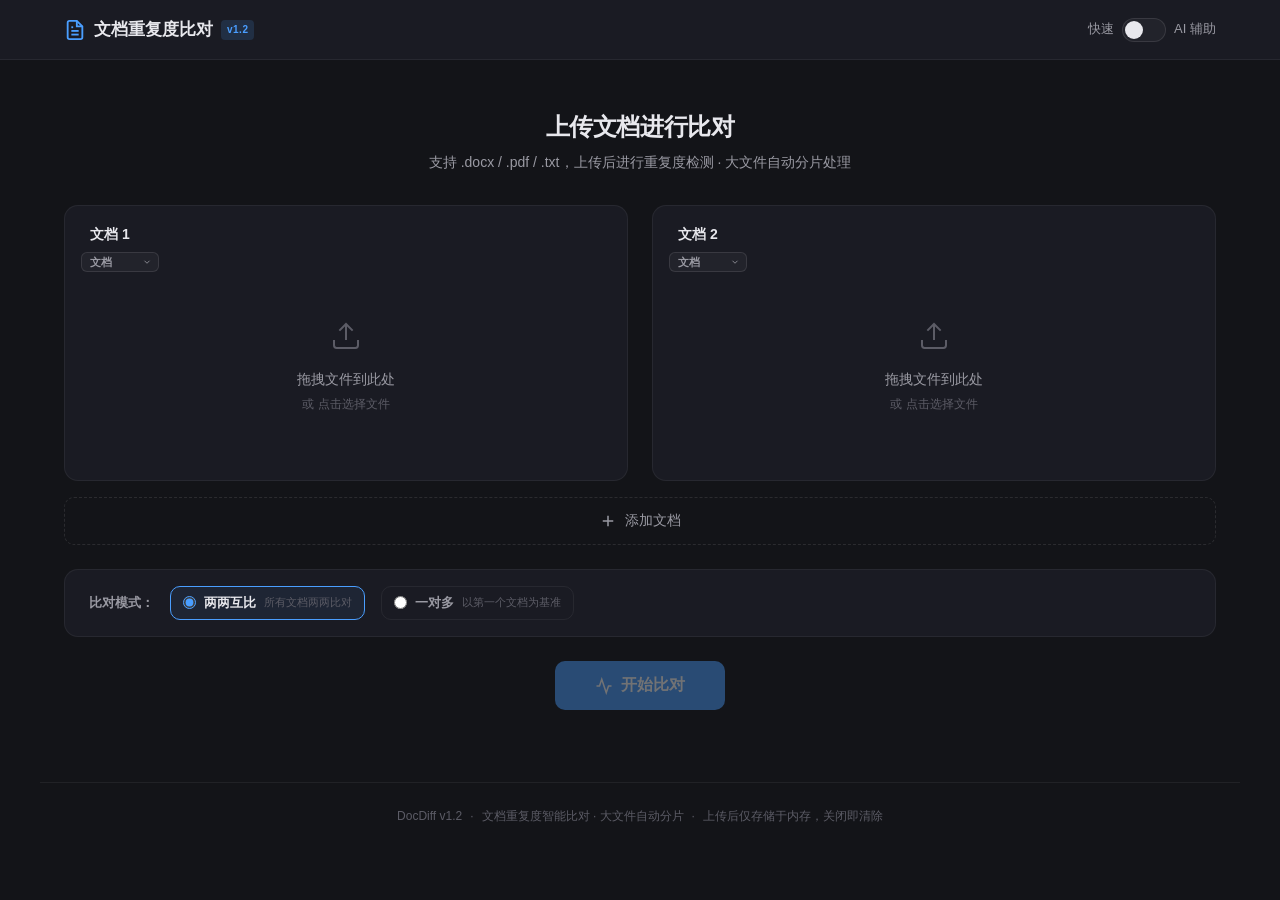
<file: templates/index.html>
<!DOCTYPE html>
<html lang="zh-CN">
<head>
  <meta charset="UTF-8">
  <meta name="viewport" content="width=device-width, initial-scale=1.0">
  <title>文档重复度比对工具 — DocDiff</title>
  <link rel="stylesheet" href="/static/css/style.css">
</head>
<body>

  <header class="header">
    <div class="header-inner">
      <div class="brand">
        <svg class="brand-icon" viewBox="0 0 24 24" fill="none" stroke="currentColor" stroke-width="2">
          <path d="M14 2H6a2 2 0 0 0-2 2v16a2 2 0 0 0 2 2h12a2 2 0 0 0 2-2V8z"/>
          <polyline points="14 2 14 8 20 8"/>
          <line x1="16" y1="13" x2="8" y2="13"/>
          <line x1="16" y1="17" x2="8" y2="17"/>
          <polyline points="10 9 9 9 8 9"/>
        </svg>
        <span class="brand-text">文档重复度比对</span>
        <span class="version-badge">v1.2</span>
      </div>
      <div class="mode-toggle-wrap">
        <span class="mode-label">快速</span>
        <label class="toggle">
          <input type="checkbox" id="modeToggle">
          <span class="toggle-track"><span class="toggle-thumb"></span></span>
        </label>
        <span class="mode-label">AI 辅助</span>
      </div>
    </div>
  </header>

  <main class="main">

    <!-- Upload Section -->
    <section id="uploadSection" class="upload-section">
      <div class="section-title">
        <h2>上传文档进行比对</h2>
        <p>支持 .docx / .pdf / .txt，上传后进行重复度检测 · 大文件自动分片处理</p>
      </div>

      <!-- Document Upload Grid -->
      <div class="doc-upload-grid" id="docUploadGrid">
        <!-- Rendered by JS -->
      </div>

      <div class="upload-actions">
        <button class="btn btn-outline btn-add" id="addDocBtn">
          <svg viewBox="0 0 24 24" fill="none" stroke="currentColor" stroke-width="2" class="btn-icon-svg">
            <line x1="12" y1="5" x2="12" y2="19"/><line x1="5" y1="12" x2="19" y2="12"/>
          </svg>
          添加文档
        </button>
      </div>

      <!-- Compare Mode -->
      <div class="compare-mode-bar">
        <span class="compare-mode-label">比对模式：</span>
        <label class="radio-label">
          <input type="radio" name="compareMode" value="pairwise" checked>
          <span class="radio-text">两两互比</span>
          <span class="radio-hint">所有文档两两比对</span>
        </label>
        <label class="radio-label">
          <input type="radio" name="compareMode" value="one_to_many">
          <span class="radio-text">一对多</span>
          <span class="radio-hint">以第一个文档为基准</span>
        </label>
      </div>

      <!-- AI Config -->
      <div id="aiConfig" class="ai-config hidden">
        <div class="config-card">
          <div class="config-field" style="flex:none;width:100%">
            <div id="aiKeyStatus" class="ai-key-status">
              <span class="status-icon">●</span>
              <span class="status-text">正在检查 API Key 配置…</span>
            </div>
          </div>
        </div>
      </div>

      <!-- Compare Button -->
      <div class="action-bar">
        <button class="btn btn-primary btn-compare" id="compareBtn" disabled>
          <svg viewBox="0 0 24 24" fill="none" stroke="currentColor" stroke-width="2" class="btn-icon-svg">
            <polyline points="22 12 18 12 15 21 9 3 6 12 2 12"/>
          </svg>
          开始比对
        </button>
      </div>

      <!-- Progress -->
      <div id="progressBar" class="progress-wrap hidden">
        <div class="progress-track">
          <div class="progress-fill" id="progressFill"></div>
        </div>
        <p class="progress-text" id="progressText">正在分析…</p>
      </div>
    </section>

    <!-- Results Section -->
    <section id="resultsSection" class="results-section hidden">

      <div id="filterSummary" class="filter-summary hidden">
        <h3>AI 过滤结果</h3>
        <p class="filter-subtitle">已自动识别并过滤以下类型的招标要求（不参与实质内容比对）</p>
        <div class="filter-grid" id="filterGrid"></div>
      </div>

      <h3>比对结果</h3>
      <div class="summary-cards" id="summaryCards"></div>

      <div class="detail-section" id="detailSection">
        <div class="detail-tabs" id="detailTabs"></div>
        <div class="detail-content" id="detailContent"></div>
      </div>

      <div class="results-actions">
        <button class="btn btn-outline" id="exportPdfBtn">
          <svg viewBox="0 0 24 24" fill="none" stroke="currentColor" stroke-width="2" class="btn-icon-svg">
            <path d="M14 2H6a2 2 0 0 0-2 2v16a2 2 0 0 0 2 2h12a2 2 0 0 0 2-2V8z"/>
            <polyline points="14 2 14 8 20 8"/>
            <line x1="12" y1="18" x2="12" y2="12"/>
            <polyline points="9 15 12 12 15 15"/>
          </svg>
          导出 PDF
        </button>
        <button class="btn btn-outline" id="exportDocxBtn">
          <svg viewBox="0 0 24 24" fill="none" stroke="currentColor" stroke-width="2" class="btn-icon-svg">
            <path d="M14 2H6a2 2 0 0 0-2 2v16a2 2 0 0 0 2 2h12a2 2 0 0 0 2-2V8z"/>
            <polyline points="14 2 14 8 20 8"/>
            <line x1="16" y1="13" x2="8" y2="13"/>
            <line x1="16" y1="17" x2="8" y2="17"/>
          </svg>
          导出 DOCX
        </button>
        <button class="btn btn-outline" id="resetBtn">
          <svg viewBox="0 0 24 24" fill="none" stroke="currentColor" stroke-width="2" class="btn-icon-svg">
            <polyline points="23 4 23 10 17 10"/>
            <path d="M20.49 15a9 9 0 1 1-2.12-9.36L23 10"/>
          </svg>
          重新比对
        </button>
      </div>
    </section>

  </main>

  <footer class="footer">
    <span>DocDiff v1.2</span>
    <span>·</span>
    <span>文档重复度智能比对 · 大文件自动分片</span>
    <span>·</span>
    <span>上传后仅存储于内存，关闭即清除</span>
  </footer>

  <script src="/static/js/app.js"></script>
</body>
</html>
</file>
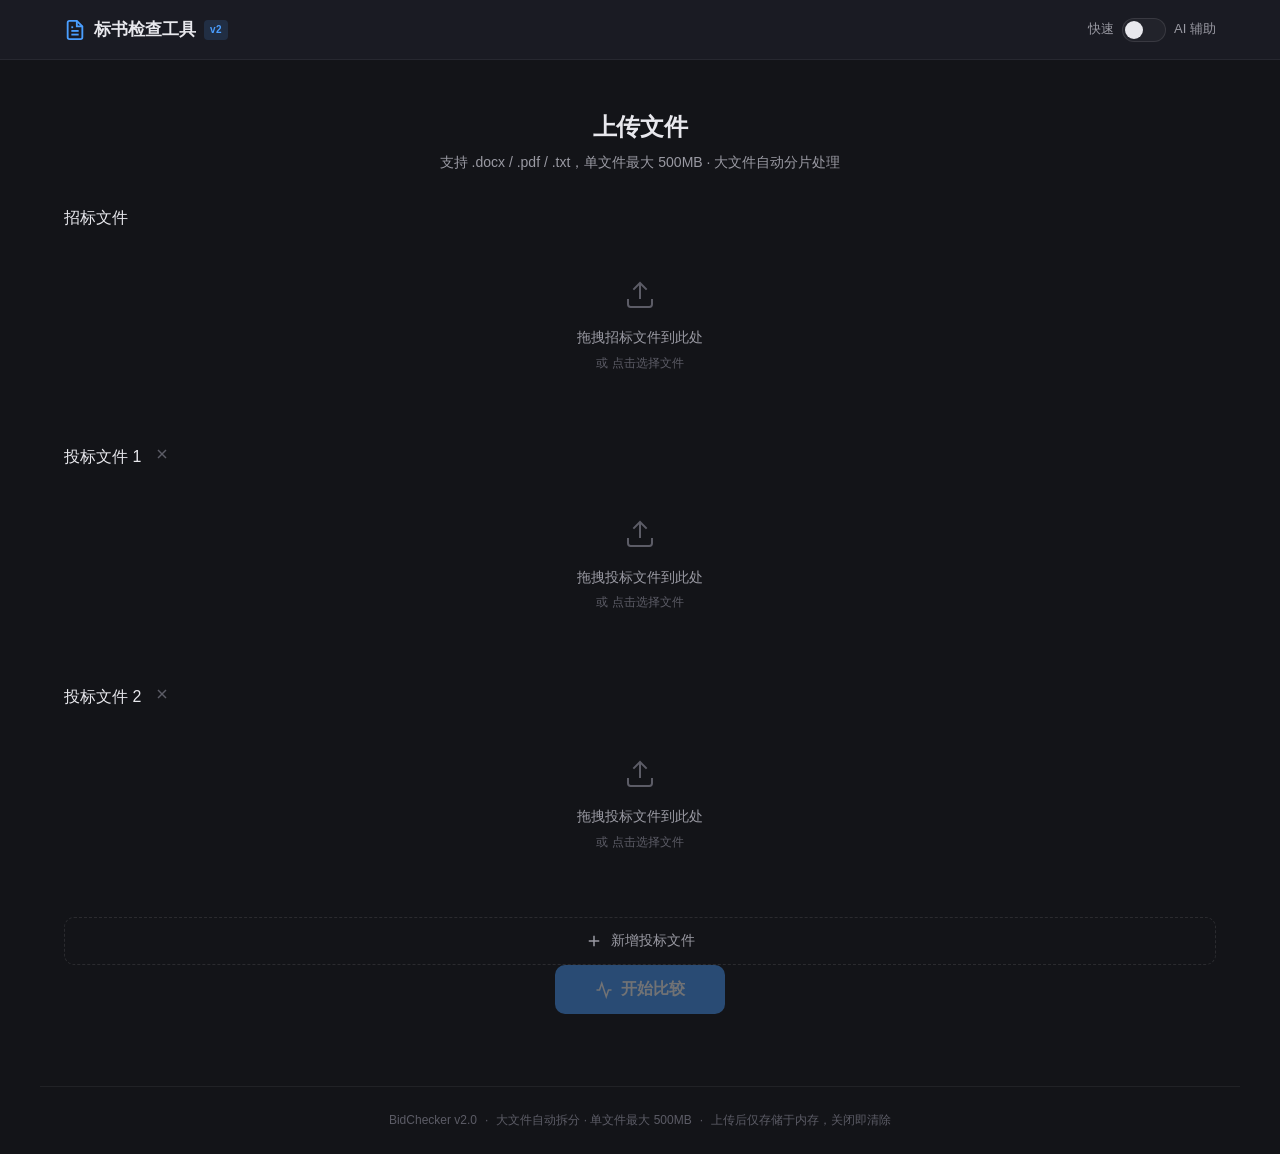
<file: bid-checker/templates/index.html>
<!DOCTYPE html>
<html lang="zh-CN">
<head>
  <meta charset="UTF-8">
  <meta name="viewport" content="width=device-width, initial-scale=1.0">
  <title>标书检查工具 — BidChecker</title>
  <link rel="stylesheet" href="/static/css/style.css">
</head>
<body>

  <header class="header">
    <div class="header-inner">
      <div class="brand">
        <svg class="brand-icon" viewBox="0 0 24 24" fill="none" stroke="currentColor" stroke-width="2">
          <path d="M14 2H6a2 2 0 0 0-2 2v16a2 2 0 0 0 2 2h12a2 2 0 0 0 2-2V8z"/>
          <polyline points="14 2 14 8 20 8"/>
          <line x1="16" y1="13" x2="8" y2="13"/>
          <line x1="16" y1="17" x2="8" y2="17"/>
          <polyline points="10 9 9 9 8 9"/>
        </svg>
        <span class="brand-text">标书检查工具</span>
        <span class="version-badge">v2</span>
      </div>
      <div class="mode-toggle-wrap">
        <span class="mode-label">快速</span>
        <label class="toggle">
          <input type="checkbox" id="modeToggle">
          <span class="toggle-track"><span class="toggle-thumb"></span></span>
        </label>
        <span class="mode-label">AI 辅助</span>
      </div>
    </div>
  </header>

  <main class="main">

    <!-- Upload Section -->
    <section id="uploadSection" class="upload-section">
      <div class="section-title">
        <h2>上传文件</h2>
        <p>支持 .docx / .pdf / .txt，单文件最大 500MB · 大文件自动分片处理</p>
      </div>

      <div class="upload-grid">
        <!-- Tender Upload -->
        <div class="upload-card tender-card">
          <div class="upload-card-header">
            <span class="badge badge-primary">招标文件</span>
          </div>
          <div class="drop-zone" id="tenderDropZone">
            <div class="drop-zone-content">
              <svg class="drop-icon" viewBox="0 0 24 24" fill="none" stroke="currentColor" stroke-width="1.5">
                <path d="M21 15v4a2 2 0 0 1-2 2H5a2 2 0 0 1-2-2v-4"/>
                <polyline points="17 8 12 3 7 8"/>
                <line x1="12" y1="3" x2="12" y2="15"/>
              </svg>
              <p>拖拽招标文件到此处</p>
              <span class="drop-hint">或 点击选择文件</span>
            </div>
            <input type="file" class="file-input" accept=".docx,.pdf,.txt" data-doc-type="tender" hidden>
          </div>
          <div class="file-status" id="tenderStatus"></div>
        </div>

        <!-- Bid Uploads -->
        <div id="bidList" class="bid-list">
          <div class="upload-card bid-card" data-bid-index="0">
            <div class="upload-card-header">
              <span class="badge badge-bid">投标文件 1</span>
              <button class="btn-icon btn-remove" title="移除" data-remove="0" aria-label="移除投标文件 1">
                <svg viewBox="0 0 24 24" fill="none" stroke="currentColor" stroke-width="2" aria-hidden="true">
                  <line x1="18" y1="6" x2="6" y2="18"/><line x1="6" y1="6" x2="18" y2="18"/>
                </svg>
              </button>
            </div>
            <div class="drop-zone bid-drop-zone" data-bid-index="0">
              <div class="drop-zone-content">
                <svg class="drop-icon" viewBox="0 0 24 24" fill="none" stroke="currentColor" stroke-width="1.5">
                  <path d="M21 15v4a2 2 0 0 1-2 2H5a2 2 0 0 1-2-2v-4"/>
                  <polyline points="17 8 12 3 7 8"/>
                  <line x1="12" y1="3" x2="12" y2="15"/>
                </svg>
                <p>拖拽投标文件到此处</p>
                <span class="drop-hint">或 点击选择文件</span>
              </div>
              <input type="file" class="file-input" accept=".docx,.pdf,.txt" data-doc-type="bid" data-bid-index="0" hidden>
            </div>
            <div class="file-status" id="bidStatus-0"></div>
          </div>

          <div class="upload-card bid-card" data-bid-index="1">
            <div class="upload-card-header">
              <span class="badge badge-bid">投标文件 2</span>
              <button class="btn-icon btn-remove" title="移除" data-remove="1" aria-label="移除投标文件 2">
                <svg viewBox="0 0 24 24" fill="none" stroke="currentColor" stroke-width="2" aria-hidden="true">
                  <line x1="18" y1="6" x2="6" y2="18"/><line x1="6" y1="6" x2="18" y2="18"/>
                </svg>
              </button>
            </div>
            <div class="drop-zone bid-drop-zone" data-bid-index="1">
              <div class="drop-zone-content">
                <svg class="drop-icon" viewBox="0 0 24 24" fill="none" stroke="currentColor" stroke-width="1.5">
                  <path d="M21 15v4a2 2 0 0 1-2 2H5a2 2 0 0 1-2-2v-4"/>
                  <polyline points="17 8 12 3 7 8"/>
                  <line x1="12" y1="3" x2="12" y2="15"/>
                </svg>
                <p>拖拽投标文件到此处</p>
                <span class="drop-hint">或 点击选择文件</span>
              </div>
              <input type="file" class="file-input" accept=".docx,.pdf,.txt" data-doc-type="bid" data-bid-index="1" hidden>
            </div>
            <div class="file-status" id="bidStatus-1"></div>
          </div>
        </div>
      </div>

      <button class="btn btn-outline btn-add" id="addBidBtn">
        <svg viewBox="0 0 24 24" fill="none" stroke="currentColor" stroke-width="2" class="btn-icon-svg">
          <line x1="12" y1="5" x2="12" y2="19"/><line x1="5" y1="12" x2="19" y2="12"/>
        </svg>
        新增投标文件
      </button>

      <!-- AI Config -->
      <div id="aiConfig" class="ai-config hidden">
        <div class="config-card">
          <div class="config-field">
            <label for="apiKeyInput">API Key</label>
            <div class="input-wrap">
              <input type="password" id="apiKeyInput" placeholder="sk-..." autocomplete="off">
              <button class="btn-icon btn-toggle-vis" id="toggleApiKeyVis" aria-label="切换 API Key 可见性">
                <svg viewBox="0 0 24 24" fill="none" stroke="currentColor" stroke-width="2">
                  <path d="M1 12s4-8 11-8 11 8 11 8-4 8-11 8-11-8-11-8z"/>
                  <circle cx="12" cy="12" r="3"/>
                </svg>
              </button>
            </div>
          </div>
          <div class="config-field">
            <label for="modelSelect">模型</label>
            <select id="modelSelect" class="select">
              <option value="gpt-4o">gpt-4o</option>
              <option value="gpt-4o-mini">gpt-4o-mini</option>
              <option value="gpt-4-turbo">gpt-4-turbo</option>
            </select>
          </div>
          <div class="config-field">
            <label for="baseUrlInput">API 地址 (可选)</label>
            <input type="text" id="baseUrlInput" placeholder="https://api.openai.com/v1" class="input">
          </div>
        </div>
      </div>

      <!-- Compare Button -->
      <div class="action-bar">
        <button class="btn btn-primary btn-compare" id="compareBtn" disabled>
          <svg viewBox="0 0 24 24" fill="none" stroke="currentColor" stroke-width="2" class="btn-icon-svg">
            <polyline points="22 12 18 12 15 21 9 3 6 12 2 12"/>
          </svg>
          开始比较
        </button>
      </div>

      <!-- Progress -->
      <div id="progressBar" class="progress-wrap hidden">
        <div class="progress-track">
          <div class="progress-fill" id="progressFill"></div>
        </div>
        <p class="progress-text" id="progressText">正在分析…</p>
      </div>
    </section>

    <!-- Results Section -->
    <section id="resultsSection" class="results-section hidden">

      <div id="filterSummary" class="filter-summary hidden">
        <h3>AI 过滤结果</h3>
        <p class="filter-subtitle">已自动识别并过滤以下类型的招标要求（不参与实质内容比对）</p>
        <div class="filter-grid" id="filterGrid"></div>
      </div>

      <h3>比对结果</h3>
      <div class="summary-cards" id="summaryCards"></div>

      <div class="detail-section" id="detailSection">
        <div class="detail-tabs" id="detailTabs"></div>
        <div class="detail-content" id="detailContent"></div>
      </div>

      <div class="results-actions">
        <button class="btn btn-outline" id="resetBtn">
          <svg viewBox="0 0 24 24" fill="none" stroke="currentColor" stroke-width="2" class="btn-icon-svg">
            <polyline points="23 4 23 10 17 10"/>
            <path d="M20.49 15a9 9 0 1 1-2.12-9.36L23 10"/>
          </svg>
          重新比较
        </button>
      </div>
    </section>

  </main>

  <footer class="footer">
    <span>BidChecker v2.0</span>
    <span>·</span>
    <span>大文件自动拆分 · 单文件最大 500MB</span>
    <span>·</span>
    <span>上传后仅存储于内存，关闭即清除</span>
  </footer>

  <script src="/static/js/app.js"></script>
</body>
</html>
</file>
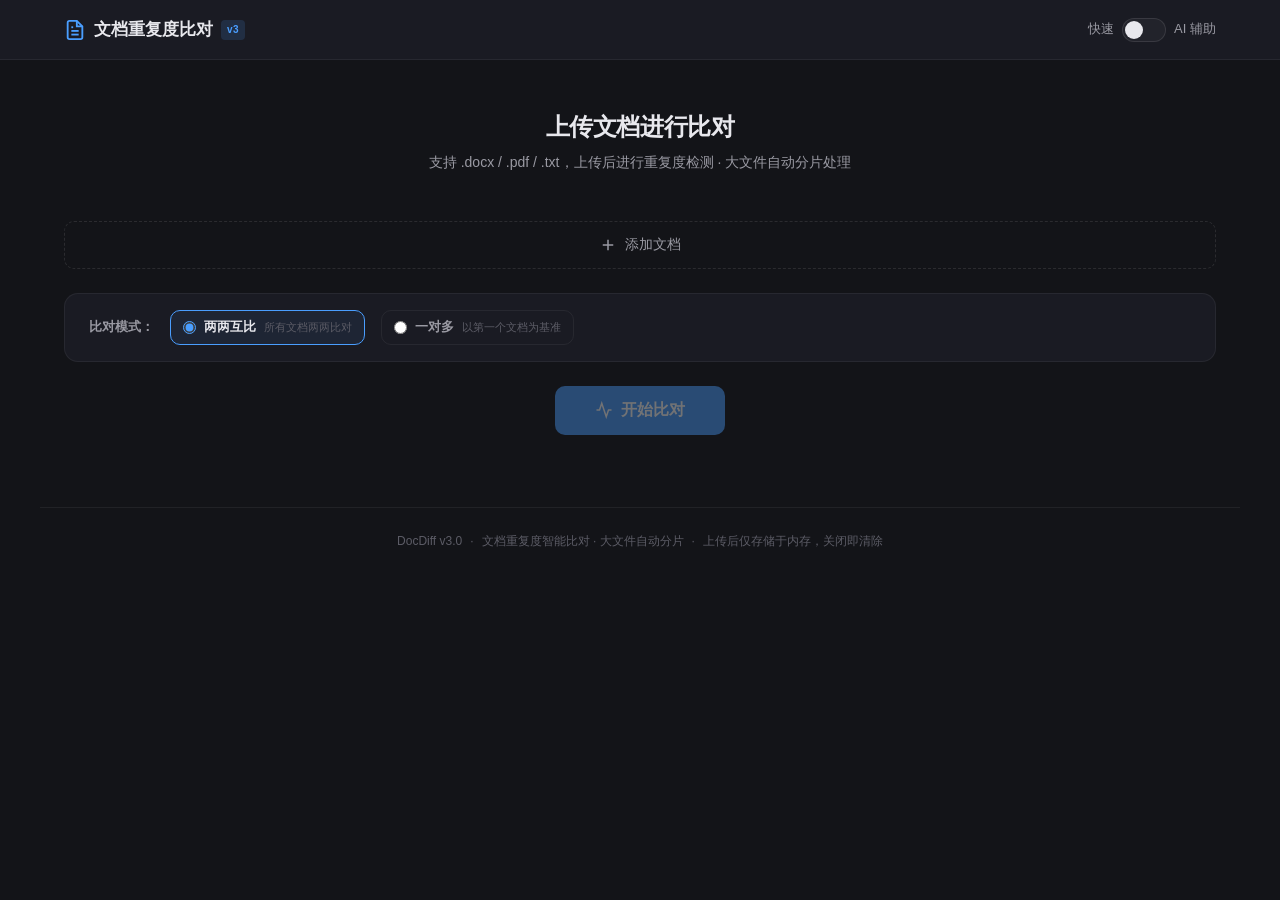
<file: work/bid-checker/templates/index.html>
<!DOCTYPE html>
<html lang="zh-CN">
<head>
  <meta charset="UTF-8">
  <meta name="viewport" content="width=device-width, initial-scale=1.0">
  <title>文档重复度比对工具 — DocDiff</title>
  <link rel="stylesheet" href="/static/css/style.css">
</head>
<body>

  <header class="header">
    <div class="header-inner">
      <div class="brand">
        <svg class="brand-icon" viewBox="0 0 24 24" fill="none" stroke="currentColor" stroke-width="2">
          <path d="M14 2H6a2 2 0 0 0-2 2v16a2 2 0 0 0 2 2h12a2 2 0 0 0 2-2V8z"/>
          <polyline points="14 2 14 8 20 8"/>
          <line x1="16" y1="13" x2="8" y2="13"/>
          <line x1="16" y1="17" x2="8" y2="17"/>
          <polyline points="10 9 9 9 8 9"/>
        </svg>
        <span class="brand-text">文档重复度比对</span>
        <span class="version-badge">v3</span>
      </div>
      <div class="mode-toggle-wrap">
        <span class="mode-label">快速</span>
        <label class="toggle">
          <input type="checkbox" id="modeToggle">
          <span class="toggle-track"><span class="toggle-thumb"></span></span>
        </label>
        <span class="mode-label">AI 辅助</span>
      </div>
    </div>
  </header>

  <main class="main">

    <!-- Upload Section -->
    <section id="uploadSection" class="upload-section">
      <div class="section-title">
        <h2>上传文档进行比对</h2>
        <p>支持 .docx / .pdf / .txt，上传后进行重复度检测 · 大文件自动分片处理</p>
      </div>

      <!-- Document Upload Grid -->
      <div class="doc-upload-grid" id="docUploadGrid">
        <!-- Rendered by JS -->
      </div>

      <div class="upload-actions">
        <button class="btn btn-outline btn-add" id="addDocBtn">
          <svg viewBox="0 0 24 24" fill="none" stroke="currentColor" stroke-width="2" class="btn-icon-svg">
            <line x1="12" y1="5" x2="12" y2="19"/><line x1="5" y1="12" x2="19" y2="12"/>
          </svg>
          添加文档
        </button>
      </div>

      <!-- Compare Mode -->
      <div class="compare-mode-bar">
        <span class="compare-mode-label">比对模式：</span>
        <label class="radio-label">
          <input type="radio" name="compareMode" value="pairwise" checked>
          <span class="radio-text">两两互比</span>
          <span class="radio-hint">所有文档两两比对</span>
        </label>
        <label class="radio-label">
          <input type="radio" name="compareMode" value="one_to_many">
          <span class="radio-text">一对多</span>
          <span class="radio-hint">以第一个文档为基准</span>
        </label>
      </div>

      <!-- AI Config -->
      <div id="aiConfig" class="ai-config hidden">
        <div class="config-card">
          <div class="config-field">
            <label for="apiKeyInput">API Key</label>
            <div class="input-wrap">
              <input type="password" id="apiKeyInput" placeholder="sk-..." autocomplete="off">
              <button class="btn-icon btn-toggle-vis" id="toggleApiKeyVis" aria-label="切换 API Key 可见性">
                <svg viewBox="0 0 24 24" fill="none" stroke="currentColor" stroke-width="2">
                  <path d="M1 12s4-8 11-8 11 8 11 8-4 8-11 8-11-8-11-8z"/>
                  <circle cx="12" cy="12" r="3"/>
                </svg>
              </button>
            </div>
          </div>
          <div class="config-field">
            <label for="modelSelect">模型</label>
            <select id="modelSelect" class="select">
              <option value="gpt-4o">gpt-4o</option>
              <option value="gpt-4o-mini">gpt-4o-mini</option>
              <option value="gpt-4-turbo">gpt-4-turbo</option>
            </select>
          </div>
          <div class="config-field">
            <label for="baseUrlInput">API 地址 (可选)</label>
            <input type="text" id="baseUrlInput" placeholder="https://api.openai.com/v1" class="input">
          </div>
        </div>
      </div>

      <!-- Compare Button -->
      <div class="action-bar">
        <button class="btn btn-primary btn-compare" id="compareBtn" disabled>
          <svg viewBox="0 0 24 24" fill="none" stroke="currentColor" stroke-width="2" class="btn-icon-svg">
            <polyline points="22 12 18 12 15 21 9 3 6 12 2 12"/>
          </svg>
          开始比对
        </button>
      </div>

      <!-- Progress -->
      <div id="progressBar" class="progress-wrap hidden">
        <div class="progress-track">
          <div class="progress-fill" id="progressFill"></div>
        </div>
        <p class="progress-text" id="progressText">正在分析…</p>
      </div>
    </section>

    <!-- Results Section -->
    <section id="resultsSection" class="results-section hidden">

      <div id="filterSummary" class="filter-summary hidden">
        <h3>AI 过滤结果</h3>
        <p class="filter-subtitle">已自动识别并过滤以下类型的招标要求（不参与实质内容比对）</p>
        <div class="filter-grid" id="filterGrid"></div>
      </div>

      <h3>比对结果</h3>
      <div class="summary-cards" id="summaryCards"></div>

      <div class="detail-section" id="detailSection">
        <div class="detail-tabs" id="detailTabs"></div>
        <div class="detail-content" id="detailContent"></div>
      </div>

      <div class="results-actions">
        <button class="btn btn-outline" id="resetBtn">
          <svg viewBox="0 0 24 24" fill="none" stroke="currentColor" stroke-width="2" class="btn-icon-svg">
            <polyline points="23 4 23 10 17 10"/>
            <path d="M20.49 15a9 9 0 1 1-2.12-9.36L23 10"/>
          </svg>
          重新比对
        </button>
      </div>
    </section>

  </main>

  <footer class="footer">
    <span>DocDiff v3.0</span>
    <span>·</span>
    <span>文档重复度智能比对 · 大文件自动分片</span>
    <span>·</span>
    <span>上传后仅存储于内存，关闭即清除</span>
  </footer>

  <script src="/static/js/app.js"></script>
</body>
</html>
</file>
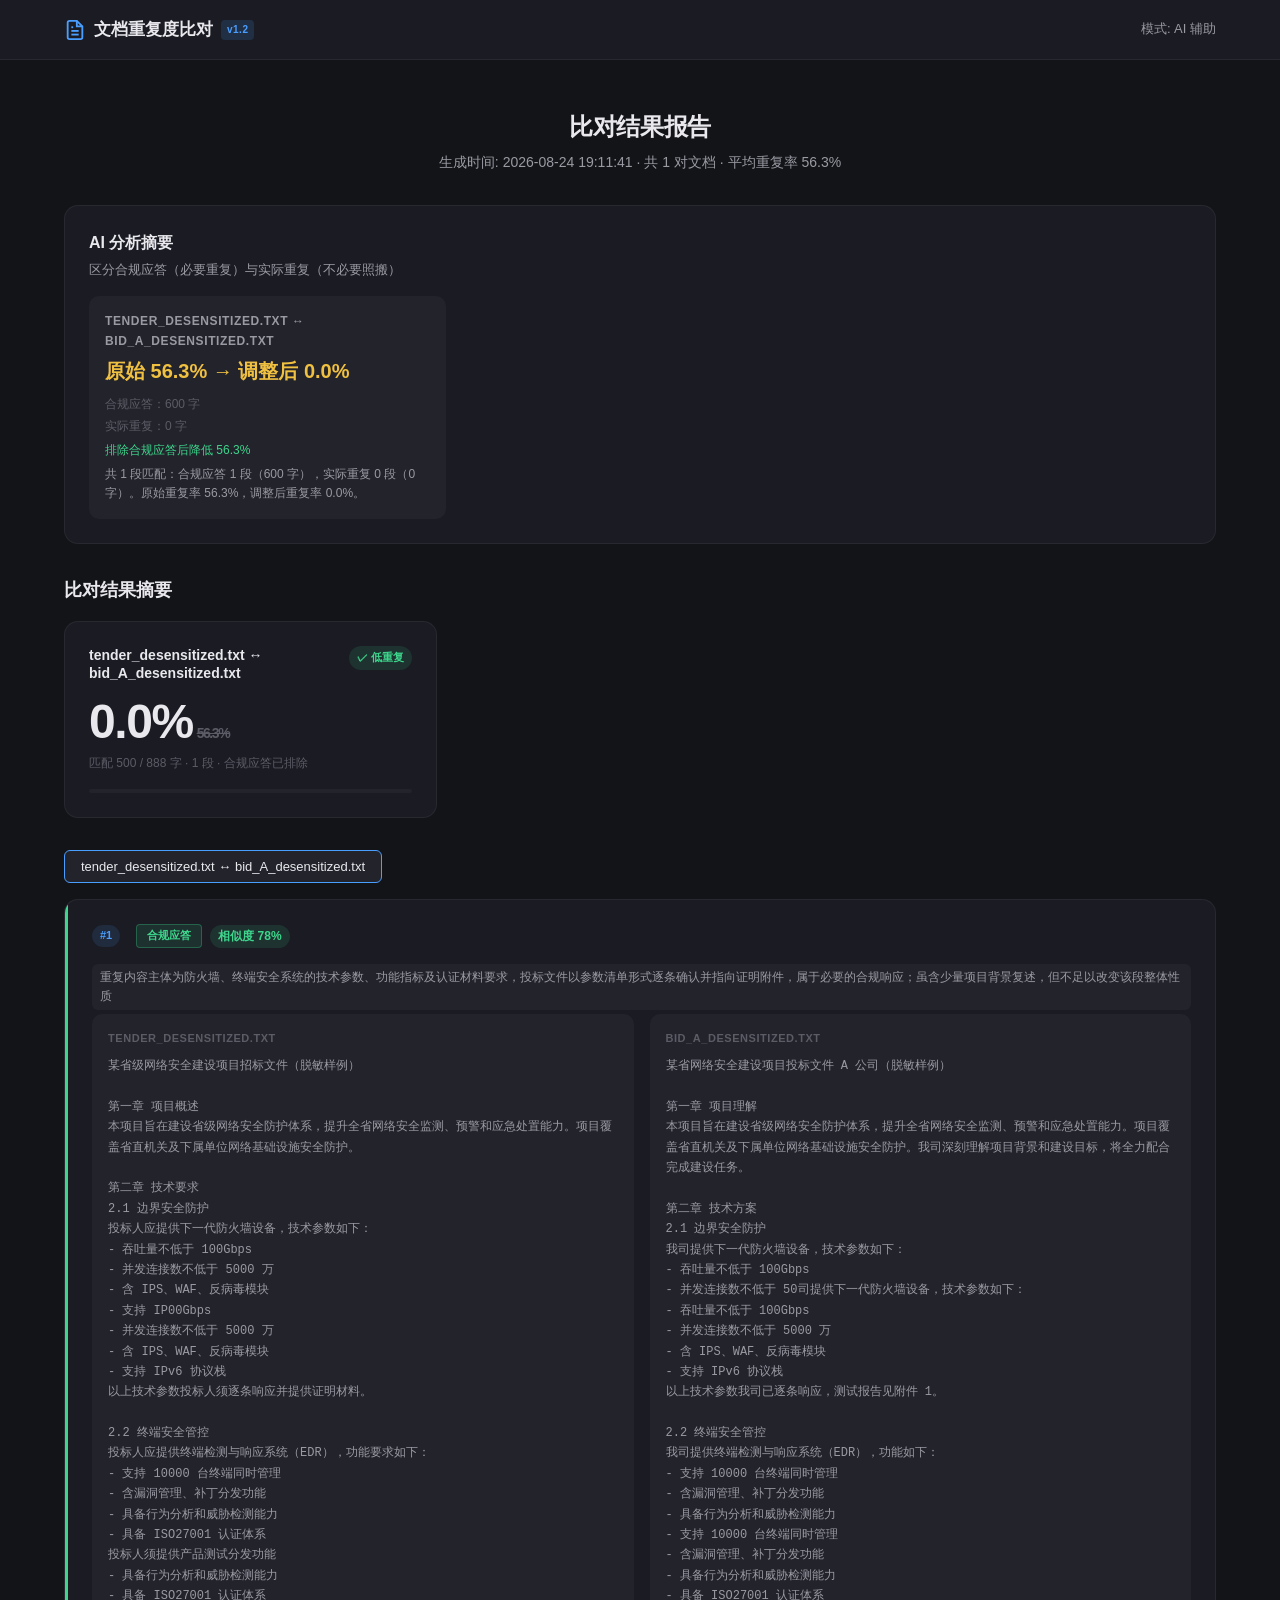
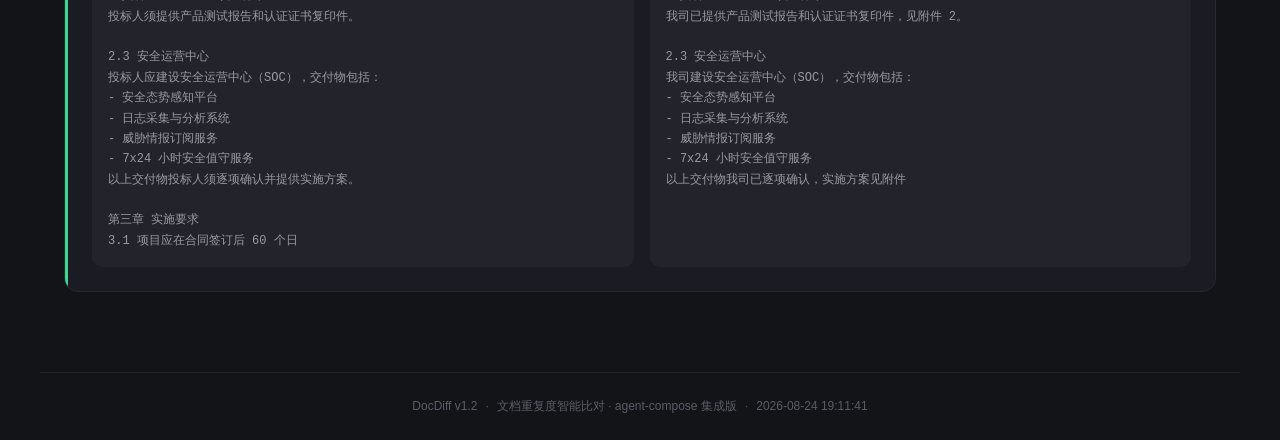
<file: samples/output/sample_report_ai.html>
<!DOCTYPE html>
<html lang="zh-CN">
<head>
  <meta charset="UTF-8">
  <meta name="viewport" content="width=device-width, initial-scale=1.0">
  <title>文档重复度比对报告 — 2026-08-24 19:11:41</title>
  <style>:root{--bg-deep:#131418;--bg-default:#1a1b23;--bg-surface:#22232b;--bg-surface-hover:#2a2b35;--bg-elevated:#2c2d38;--text-primary:#e8e8ed;--text-secondary:#9a9aa3;--text-tertiary:#5c5c66;--accent-blue:#4a9eff;--accent-blue-hover:#3a8eef;--accent-amber:#f0c040;--accent-amber-bg:rgba(240,192,64,0.12);--green:#3dd68c;--green-bg:rgba(61,214,140,0.12);--red:#f04a4a;--red-bg:rgba(240,74,74,0.12);--amber:#f0c040;--amber-bg:rgba(240,192,64,0.12);--border:rgba(255,255,255,0.06);--border-strong:rgba(255,255,255,0.1);--radius-sm:6px;--radius-md:10px;--radius-lg:14px;--radius-xl:18px;--space-xs:4px;--space-sm:8px;--space-md:16px;--space-lg:24px;--space-xl:32px;--space-2xl:48px;--font-ui:-apple-system,BlinkMacSystemFont,"SF Pro Display","Segoe UI",Roboto,"Helvetica Neue",sans-serif;--font-mono:"SF Mono","JetBrains Mono","Fira Code",monospace}
*,*::before,*::after{margin:0;padding:0;box-sizing:border-box}
body{font-family:var(--font-ui);background:var(--bg-deep);color:var(--text-primary);line-height:1.6;min-height:100vh;-webkit-font-smoothing:antialiased}
.header{background:var(--bg-default);border-bottom:1px solid var(--border);position:sticky;top:0;z-index:100;backdrop-filter:blur(12px)}
.header-inner{max-width:1200px;margin:0 auto;padding:var(--space-md) var(--space-lg);display:flex;align-items:center;justify-content:space-between}
.brand{display:flex;align-items:center;gap:var(--space-sm)}
.version-badge{font-size:10px;font-weight:700;color:var(--accent-blue);background:rgba(74,158,255,0.15);padding:2px 6px;border-radius:4px;letter-spacing:0.05em}
.brand-icon{width:22px;height:22px;color:var(--accent-blue)}
.brand-text{font-size:17px;font-weight:600}
.main{max-width:1200px;margin:0 auto;padding:var(--space-2xl) var(--space-lg)}
.section-title{text-align:center;margin-bottom:var(--space-xl)}
.section-title h2{font-size:24px;font-weight:700;letter-spacing:-0.02em;margin-bottom:var(--space-xs)}
.section-title p{font-size:14px;color:var(--text-secondary)}
.filter-summary{background:var(--bg-default);border:1px solid var(--border);border-radius:var(--radius-lg);padding:var(--space-lg);margin-bottom:var(--space-xl)}
.filter-summary h3{font-size:16px;font-weight:600;margin-bottom:var(--space-xs)}
.filter-subtitle{font-size:13px;color:var(--text-secondary);margin-bottom:var(--space-md)}
.filter-grid{display:grid;grid-template-columns:repeat(auto-fill,minmax(280px,1fr));gap:var(--space-md)}
.filter-item{background:var(--bg-surface);border-radius:var(--radius-md);padding:var(--space-md)}
.filter-cat-label{font-size:12px;font-weight:600;color:var(--text-secondary);text-transform:uppercase;letter-spacing:0.05em;margin-bottom:var(--space-xs)}
.filter-count{font-size:20px;font-weight:700;color:var(--accent-amber)}
.filter-samples{margin-top:var(--space-sm);font-size:12px;color:var(--text-tertiary);line-height:1.5}
h3{font-size:18px;font-weight:600;margin-bottom:var(--space-md)}
.summary-cards{display:grid;grid-template-columns:repeat(auto-fill,minmax(300px,1fr));gap:var(--space-md);margin-bottom:var(--space-xl)}
.result-card{background:var(--bg-default);border:1px solid var(--border);border-radius:var(--radius-lg);padding:var(--space-lg)}
.result-card.active{border-color:var(--accent-blue);box-shadow:0 0 0 1px var(--accent-blue)}
.card-header{display:flex;justify-content:space-between;align-items:flex-start;margin-bottom:var(--space-md);gap:var(--space-sm)}
.card-pair-name{font-size:14px;font-weight:600;line-height:1.3}
.card-severity{font-size:11px;font-weight:600;padding:3px 8px;border-radius:20px;flex-shrink:0}
.severity-high{background:var(--red-bg);color:var(--red)}
.severity-medium{background:var(--amber-bg);color:var(--amber)}
.severity-low{background:var(--green-bg);color:var(--green)}
.card-pct{font-size:48px;font-weight:700;letter-spacing:-0.03em;line-height:1;margin-bottom:var(--space-sm)}
.card-meta{font-size:12px;color:var(--text-tertiary)}
.gauge-bar{height:4px;background:var(--bg-surface);border-radius:2px;margin-top:var(--space-md);overflow:hidden}
.gauge-fill{height:100%;border-radius:2px}
.gauge-fill.high{background:var(--red)}
.gauge-fill.medium{background:var(--amber)}
.gauge-fill.low{background:var(--green)}
.detail-section{margin-bottom:var(--space-xl)}
.detail-tabs{display:flex;gap:var(--space-xs);margin-bottom:var(--space-md);overflow-x:auto}
.detail-tab{padding:8px 16px;font-size:13px;font-weight:500;background:var(--bg-default);border:1px solid var(--border);border-radius:var(--radius-sm);color:var(--text-secondary);white-space:nowrap}
.detail-tab.active{background:var(--bg-surface);color:var(--text-primary);border-color:var(--accent-blue)}
.detail-content{background:var(--bg-default);border:1px solid var(--border);border-radius:var(--radius-lg);overflow:hidden}
.segment-card{padding:var(--space-lg);border-bottom:1px solid var(--border)}
.segment-card:last-child{border-bottom:none}
.segment-header{display:flex;align-items:center;gap:var(--space-sm);margin-bottom:var(--space-md);flex-wrap:wrap}
.segment-id{font-size:11px;font-weight:600;color:var(--accent-blue);background:rgba(74,158,255,0.12);padding:2px 8px;border-radius:20px}
.segment-similarity{font-size:12px;font-weight:600;padding:2px 8px;border-radius:20px}
.similarity-high{background:var(--red-bg);color:var(--red)}
.similarity-medium{background:var(--amber-bg);color:var(--amber)}
.similarity-low{background:var(--green-bg);color:var(--green)}
.segment-compare{display:grid;grid-template-columns:1fr 1fr;gap:var(--space-md)}
@media(max-width:640px){.segment-compare{grid-template-columns:1fr}}
.segment-panel{background:var(--bg-surface);border-radius:var(--radius-md);padding:var(--space-md)}
.segment-panel-label{font-size:11px;font-weight:600;color:var(--text-tertiary);text-transform:uppercase;letter-spacing:0.05em;margin-bottom:var(--space-sm)}
.segment-panel-text{font-size:12px;line-height:1.7;color:var(--text-secondary);font-family:var(--font-mono);white-space:pre-wrap;word-break:break-all}
.segment-badge{display:inline-flex;align-items:center;padding:2px 10px;border-radius:4px;font-size:11px;font-weight:600;margin-left:var(--space-sm)}
.badge-compliance{background:var(--green-bg);color:var(--green);border:1px solid rgba(61,214,140,0.3)}
.badge-duplication{background:var(--red-bg);color:var(--red);border:1px solid rgba(240,74,74,0.3)}
.segment-compliance{border-left:3px solid var(--green)}
.segment-reason{padding:var(--space-xs) var(--space-sm);margin-bottom:var(--space-xs);background:var(--bg-surface);border-radius:var(--radius-sm);font-size:12px;color:var(--text-secondary)}
.footer{max-width:1200px;margin:0 auto;padding:var(--space-lg);text-align:center;display:flex;align-items:center;justify-content:center;gap:var(--space-sm);font-size:12px;color:var(--text-tertiary);border-top:1px solid var(--border)}
</style>
</head>
<body>
  <header class="header">
    <div class="header-inner">
      <div class="brand">
        <svg class="brand-icon" viewBox="0 0 24 24" fill="none" stroke="currentColor" stroke-width="2">
          <path d="M14 2H6a2 2 0 0 0-2 2v16a2 2 0 0 0 2 2h12a2 2 0 0 0 2-2V8z"/>
          <polyline points="14 2 14 8 20 8"/>
          <line x1="16" y1="13" x2="8" y2="13"/>
          <line x1="16" y1="17" x2="8" y2="17"/>
          <polyline points="10 9 9 9 8 9"/>
        </svg>
        <span class="brand-text">文档重复度比对</span>
        <span class="version-badge">v1.2</span>
      </div>
      <span style="font-size:13px;color:var(--text-secondary)">模式: AI 辅助</span>
    </div>
  </header>

  <main class="main">
    <div class="section-title">
      <h2>比对结果报告</h2>
      <p>生成时间: 2026-08-24 19:11:41 · 共 1 对文档 · 平均重复率 56.3%</p>
    </div>

    
    <div class="filter-summary">
      <h3>AI 分析摘要</h3>
      <p class="filter-subtitle">区分合规应答（必要重复）与实际重复（不必要照搬）</p>
      <div class="filter-grid">
        
      <div class="filter-item">
        <div class="filter-cat-label">tender_desensitized.txt ↔ bid_A_desensitized.txt</div>
        <div class="filter-count">原始 56.3% → 调整后 0.0%</div>
        <div class="filter-samples">
          <div style="margin-bottom:4px">合规应答：600 字</div>
          <div style="margin-bottom:4px">实际重复：0 字</div>
          <div style="color:var(--green);margin-top:6px">排除合规应答后降低 56.3%</div>
        </div>
        <div style="margin-top:6px;font-size:12px;color:var(--text-secondary)">共 1 段匹配：合规应答 1 段（600 字），实际重复 0 段（0 字）。原始重复率 56.3%，调整后重复率 0.0%。</div>
      </div>
      </div>
    </div>

    <h3>比对结果摘要</h3>
    <div class="summary-cards">
      
    <div class="result-card">
      <div class="card-header">
        <span class="card-pair-name">tender_desensitized.txt ↔ bid_A_desensitized.txt</span>
        <span class="card-severity severity-low">✓ 低重复</span>
      </div>
      <div class="card-pct">0.0%<span style="font-size:14px;color:var(--text-tertiary);text-decoration:line-through;margin-left:4px">56.3%</span></div>
      <div class="card-meta">匹配 500 / 888 字 · 1 段 · 合规应答已排除</div>
      <div class="gauge-bar"><div class="gauge-fill low" style="width:0.0%"></div></div>
    </div>
    </div>

    
    <div class="detail-section">
      <div class="detail-tabs"><button class="detail-tab active">tender_desensitized.txt ↔ bid_A_desensitized.txt</button></div>
      <div class="detail-content"><div class="detail-panel" data-pair="0" style="display:block">
        <div class="segment-card segment-compliance">
          <div class="segment-header">
            <span class="segment-id">#1</span>
            <span class="segment-badge badge-compliance">合规应答</span>
            <span class="segment-similarity similarity-low">相似度 78%</span>
          </div>
          <div class="segment-reason">重复内容主体为防火墙、终端安全系统的技术参数、功能指标及认证材料要求，投标文件以参数清单形式逐条确认并指向证明附件，属于必要的合规响应；虽含少量项目背景复述，但不足以改变该段整体性质</div>
          <div class="segment-compare">
            <div class="segment-panel">
              <div class="segment-panel-label">tender_desensitized.txt</div>
              <div class="segment-panel-text">某省级网络安全建设项目招标文件（脱敏样例）

第一章 项目概述
本项目旨在建设省级网络安全防护体系，提升全省网络安全监测、预警和应急处置能力。项目覆盖省直机关及下属单位网络基础设施安全防护。

第二章 技术要求
2.1 边界安全防护
投标人应提供下一代防火墙设备，技术参数如下：
- 吞吐量不低于 100Gbps
- 并发连接数不低于 5000 万
- 含 IPS、WAF、反病毒模块
- 支持 IP00Gbps
- 并发连接数不低于 5000 万
- 含 IPS、WAF、反病毒模块
- 支持 IPv6 协议栈
以上技术参数投标人须逐条响应并提供证明材料。

2.2 终端安全管控
投标人应提供终端检测与响应系统（EDR），功能要求如下：
- 支持 10000 台终端同时管理
- 含漏洞管理、补丁分发功能
- 具备行为分析和威胁检测能力
- 具备 ISO27001 认证体系
投标人须提供产品测试分发功能
- 具备行为分析和威胁检测能力
- 具备 ISO27001 认证体系
投标人须提供产品测试报告和认证证书复印件。

2.3 安全运营中心
投标人应建设安全运营中心（SOC），交付物包括：
- 安全态势感知平台
- 日志采集与分析系统
- 威胁情报订阅服务
- 7x24 小时安全值守服务
以上交付物投标人须逐项确认并提供实施方案。

第三章 实施要求
3.1 项目应在合同签订后 60 个日</div>
            </div>
            <div class="segment-panel">
              <div class="segment-panel-label">bid_A_desensitized.txt</div>
              <div class="segment-panel-text">某省网络安全建设项目投标文件 A 公司（脱敏样例）

第一章 项目理解
本项目旨在建设省级网络安全防护体系，提升全省网络安全监测、预警和应急处置能力。项目覆盖省直机关及下属单位网络基础设施安全防护。我司深刻理解项目背景和建设目标，将全力配合完成建设任务。

第二章 技术方案
2.1 边界安全防护
我司提供下一代防火墙设备，技术参数如下：
- 吞吐量不低于 100Gbps
- 并发连接数不低于 50司提供下一代防火墙设备，技术参数如下：
- 吞吐量不低于 100Gbps
- 并发连接数不低于 5000 万
- 含 IPS、WAF、反病毒模块
- 支持 IPv6 协议栈
以上技术参数我司已逐条响应，测试报告见附件 1。

2.2 终端安全管控
我司提供终端检测与响应系统（EDR），功能如下：
- 支持 10000 台终端同时管理
- 含漏洞管理、补丁分发功能
- 具备行为分析和威胁检测能力
- 支持 10000 台终端同时管理
- 含漏洞管理、补丁分发功能
- 具备行为分析和威胁检测能力
- 具备 ISO27001 认证体系
我司已提供产品测试报告和认证证书复印件，见附件 2。

2.3 安全运营中心
我司建设安全运营中心（SOC），交付物包括：
- 安全态势感知平台
- 日志采集与分析系统
- 威胁情报订阅服务
- 7x24 小时安全值守服务
以上交付物我司已逐项确认，实施方案见附件</div>
            </div>
          </div>
        </div></div></div>
    </div>
    <script>
    document.querySelectorAll('.detail-tab').forEach(function(tab){
      tab.addEventListener('click',function(){
        document.querySelectorAll('.detail-tab').forEach(function(t){t.classList.remove('active')});
        tab.classList.add('active');
        var idx=tab.dataset.pair;
        document.querySelectorAll('.detail-panel').forEach(function(p){
          p.style.display=(p.dataset.pair===idx)?'block':'none';
        });
      });
    });
    </script>
  </main>

  <footer class="footer">
    <span>DocDiff v1.2</span>
    <span>·</span>
    <span>文档重复度智能比对 · agent-compose 集成版</span>
    <span>·</span>
    <span>2026-08-24 19:11:41</span>
  </footer>
</body>
</html>
</file>
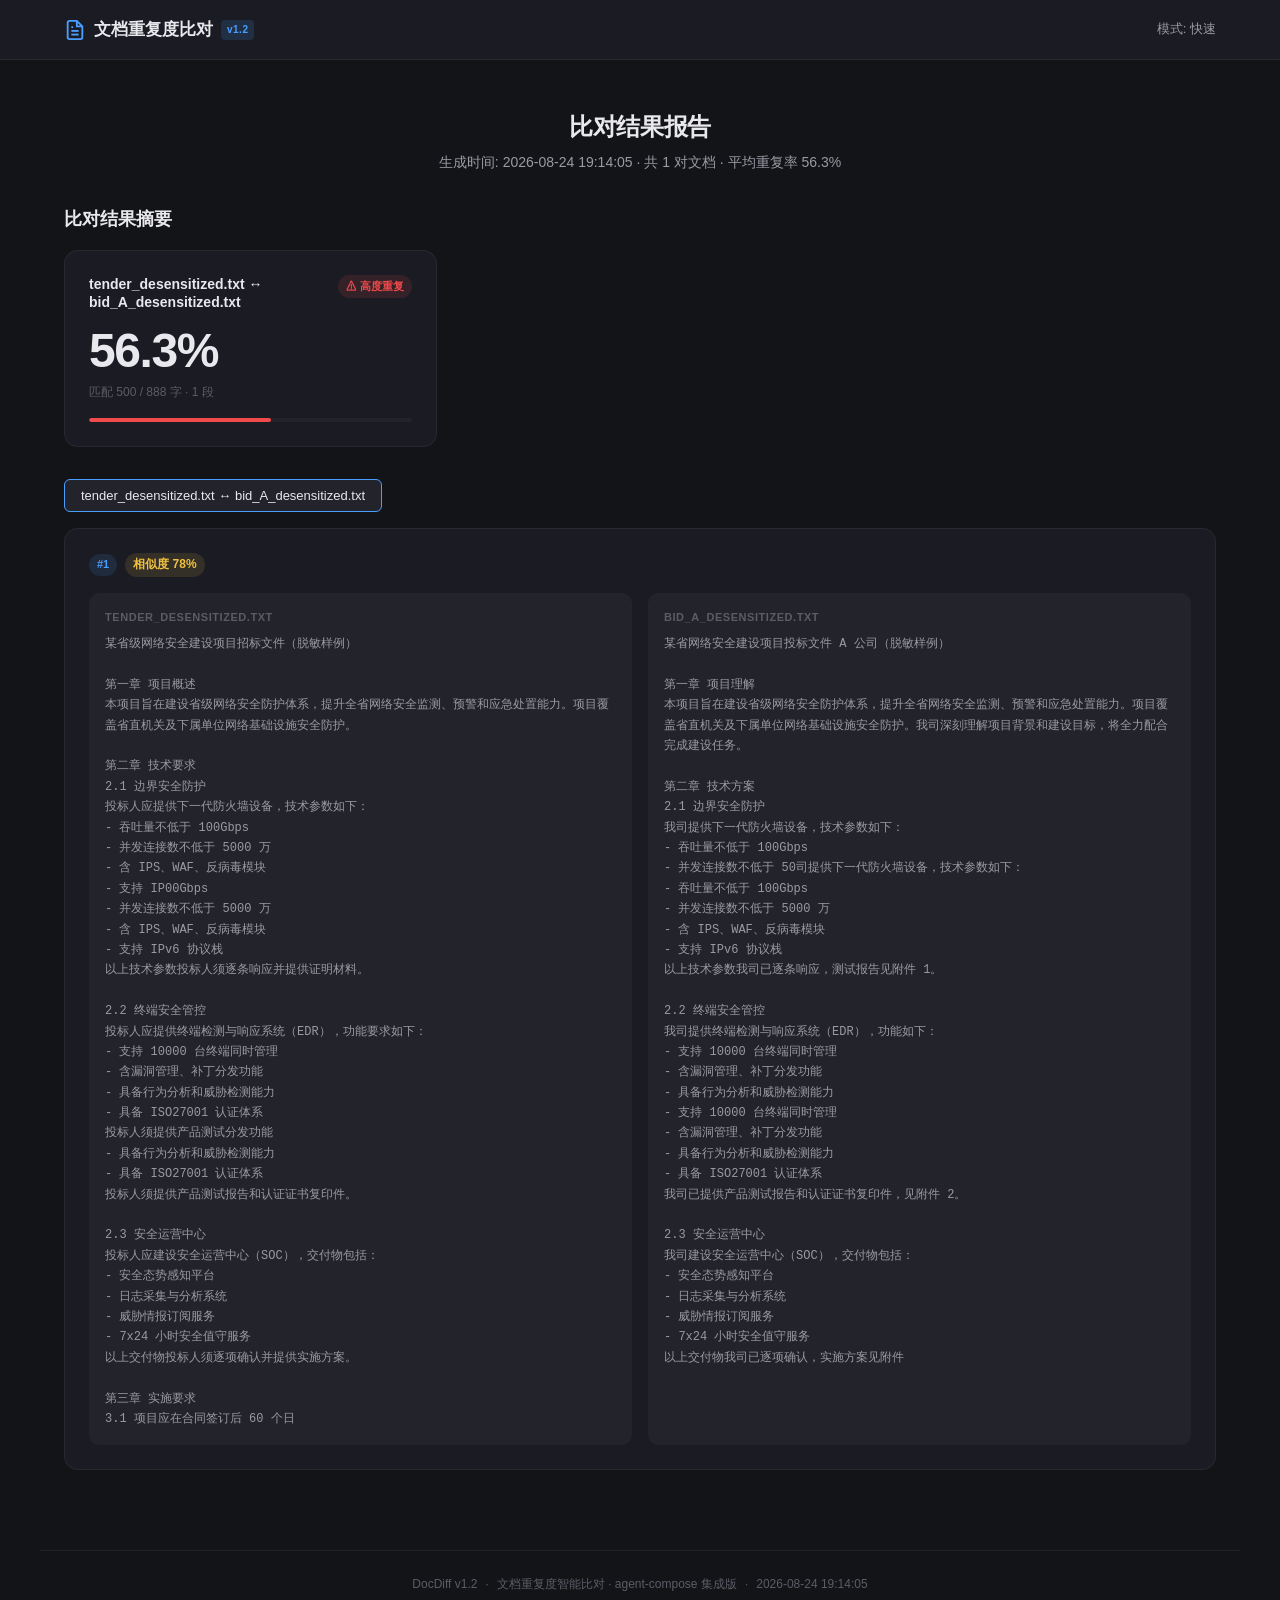
<file: samples/output/sample_report_fast.html>
<!DOCTYPE html>
<html lang="zh-CN">
<head>
  <meta charset="UTF-8">
  <meta name="viewport" content="width=device-width, initial-scale=1.0">
  <title>文档重复度比对报告 — 2026-08-24 19:14:05</title>
  <style>:root{--bg-deep:#131418;--bg-default:#1a1b23;--bg-surface:#22232b;--bg-surface-hover:#2a2b35;--bg-elevated:#2c2d38;--text-primary:#e8e8ed;--text-secondary:#9a9aa3;--text-tertiary:#5c5c66;--accent-blue:#4a9eff;--accent-blue-hover:#3a8eef;--accent-amber:#f0c040;--accent-amber-bg:rgba(240,192,64,0.12);--green:#3dd68c;--green-bg:rgba(61,214,140,0.12);--red:#f04a4a;--red-bg:rgba(240,74,74,0.12);--amber:#f0c040;--amber-bg:rgba(240,192,64,0.12);--border:rgba(255,255,255,0.06);--border-strong:rgba(255,255,255,0.1);--radius-sm:6px;--radius-md:10px;--radius-lg:14px;--radius-xl:18px;--space-xs:4px;--space-sm:8px;--space-md:16px;--space-lg:24px;--space-xl:32px;--space-2xl:48px;--font-ui:-apple-system,BlinkMacSystemFont,"SF Pro Display","Segoe UI",Roboto,"Helvetica Neue",sans-serif;--font-mono:"SF Mono","JetBrains Mono","Fira Code",monospace}
*,*::before,*::after{margin:0;padding:0;box-sizing:border-box}
body{font-family:var(--font-ui);background:var(--bg-deep);color:var(--text-primary);line-height:1.6;min-height:100vh;-webkit-font-smoothing:antialiased}
.header{background:var(--bg-default);border-bottom:1px solid var(--border);position:sticky;top:0;z-index:100;backdrop-filter:blur(12px)}
.header-inner{max-width:1200px;margin:0 auto;padding:var(--space-md) var(--space-lg);display:flex;align-items:center;justify-content:space-between}
.brand{display:flex;align-items:center;gap:var(--space-sm)}
.version-badge{font-size:10px;font-weight:700;color:var(--accent-blue);background:rgba(74,158,255,0.15);padding:2px 6px;border-radius:4px;letter-spacing:0.05em}
.brand-icon{width:22px;height:22px;color:var(--accent-blue)}
.brand-text{font-size:17px;font-weight:600}
.main{max-width:1200px;margin:0 auto;padding:var(--space-2xl) var(--space-lg)}
.section-title{text-align:center;margin-bottom:var(--space-xl)}
.section-title h2{font-size:24px;font-weight:700;letter-spacing:-0.02em;margin-bottom:var(--space-xs)}
.section-title p{font-size:14px;color:var(--text-secondary)}
.filter-summary{background:var(--bg-default);border:1px solid var(--border);border-radius:var(--radius-lg);padding:var(--space-lg);margin-bottom:var(--space-xl)}
.filter-summary h3{font-size:16px;font-weight:600;margin-bottom:var(--space-xs)}
.filter-subtitle{font-size:13px;color:var(--text-secondary);margin-bottom:var(--space-md)}
.filter-grid{display:grid;grid-template-columns:repeat(auto-fill,minmax(280px,1fr));gap:var(--space-md)}
.filter-item{background:var(--bg-surface);border-radius:var(--radius-md);padding:var(--space-md)}
.filter-cat-label{font-size:12px;font-weight:600;color:var(--text-secondary);text-transform:uppercase;letter-spacing:0.05em;margin-bottom:var(--space-xs)}
.filter-count{font-size:20px;font-weight:700;color:var(--accent-amber)}
.filter-samples{margin-top:var(--space-sm);font-size:12px;color:var(--text-tertiary);line-height:1.5}
h3{font-size:18px;font-weight:600;margin-bottom:var(--space-md)}
.summary-cards{display:grid;grid-template-columns:repeat(auto-fill,minmax(300px,1fr));gap:var(--space-md);margin-bottom:var(--space-xl)}
.result-card{background:var(--bg-default);border:1px solid var(--border);border-radius:var(--radius-lg);padding:var(--space-lg)}
.result-card.active{border-color:var(--accent-blue);box-shadow:0 0 0 1px var(--accent-blue)}
.card-header{display:flex;justify-content:space-between;align-items:flex-start;margin-bottom:var(--space-md);gap:var(--space-sm)}
.card-pair-name{font-size:14px;font-weight:600;line-height:1.3}
.card-severity{font-size:11px;font-weight:600;padding:3px 8px;border-radius:20px;flex-shrink:0}
.severity-high{background:var(--red-bg);color:var(--red)}
.severity-medium{background:var(--amber-bg);color:var(--amber)}
.severity-low{background:var(--green-bg);color:var(--green)}
.card-pct{font-size:48px;font-weight:700;letter-spacing:-0.03em;line-height:1;margin-bottom:var(--space-sm)}
.card-meta{font-size:12px;color:var(--text-tertiary)}
.gauge-bar{height:4px;background:var(--bg-surface);border-radius:2px;margin-top:var(--space-md);overflow:hidden}
.gauge-fill{height:100%;border-radius:2px}
.gauge-fill.high{background:var(--red)}
.gauge-fill.medium{background:var(--amber)}
.gauge-fill.low{background:var(--green)}
.detail-section{margin-bottom:var(--space-xl)}
.detail-tabs{display:flex;gap:var(--space-xs);margin-bottom:var(--space-md);overflow-x:auto}
.detail-tab{padding:8px 16px;font-size:13px;font-weight:500;background:var(--bg-default);border:1px solid var(--border);border-radius:var(--radius-sm);color:var(--text-secondary);white-space:nowrap}
.detail-tab.active{background:var(--bg-surface);color:var(--text-primary);border-color:var(--accent-blue)}
.detail-content{background:var(--bg-default);border:1px solid var(--border);border-radius:var(--radius-lg);overflow:hidden}
.segment-card{padding:var(--space-lg);border-bottom:1px solid var(--border)}
.segment-card:last-child{border-bottom:none}
.segment-header{display:flex;align-items:center;gap:var(--space-sm);margin-bottom:var(--space-md);flex-wrap:wrap}
.segment-id{font-size:11px;font-weight:600;color:var(--accent-blue);background:rgba(74,158,255,0.12);padding:2px 8px;border-radius:20px}
.segment-similarity{font-size:12px;font-weight:600;padding:2px 8px;border-radius:20px}
.similarity-high{background:var(--red-bg);color:var(--red)}
.similarity-medium{background:var(--amber-bg);color:var(--amber)}
.similarity-low{background:var(--green-bg);color:var(--green)}
.segment-compare{display:grid;grid-template-columns:1fr 1fr;gap:var(--space-md)}
@media(max-width:640px){.segment-compare{grid-template-columns:1fr}}
.segment-panel{background:var(--bg-surface);border-radius:var(--radius-md);padding:var(--space-md)}
.segment-panel-label{font-size:11px;font-weight:600;color:var(--text-tertiary);text-transform:uppercase;letter-spacing:0.05em;margin-bottom:var(--space-sm)}
.segment-panel-text{font-size:12px;line-height:1.7;color:var(--text-secondary);font-family:var(--font-mono);white-space:pre-wrap;word-break:break-all}
.segment-badge{display:inline-flex;align-items:center;padding:2px 10px;border-radius:4px;font-size:11px;font-weight:600;margin-left:var(--space-sm)}
.badge-compliance{background:var(--green-bg);color:var(--green);border:1px solid rgba(61,214,140,0.3)}
.badge-duplication{background:var(--red-bg);color:var(--red);border:1px solid rgba(240,74,74,0.3)}
.segment-compliance{border-left:3px solid var(--green)}
.segment-reason{padding:var(--space-xs) var(--space-sm);margin-bottom:var(--space-xs);background:var(--bg-surface);border-radius:var(--radius-sm);font-size:12px;color:var(--text-secondary)}
.footer{max-width:1200px;margin:0 auto;padding:var(--space-lg);text-align:center;display:flex;align-items:center;justify-content:center;gap:var(--space-sm);font-size:12px;color:var(--text-tertiary);border-top:1px solid var(--border)}
</style>
</head>
<body>
  <header class="header">
    <div class="header-inner">
      <div class="brand">
        <svg class="brand-icon" viewBox="0 0 24 24" fill="none" stroke="currentColor" stroke-width="2">
          <path d="M14 2H6a2 2 0 0 0-2 2v16a2 2 0 0 0 2 2h12a2 2 0 0 0 2-2V8z"/>
          <polyline points="14 2 14 8 20 8"/>
          <line x1="16" y1="13" x2="8" y2="13"/>
          <line x1="16" y1="17" x2="8" y2="17"/>
          <polyline points="10 9 9 9 8 9"/>
        </svg>
        <span class="brand-text">文档重复度比对</span>
        <span class="version-badge">v1.2</span>
      </div>
      <span style="font-size:13px;color:var(--text-secondary)">模式: 快速</span>
    </div>
  </header>

  <main class="main">
    <div class="section-title">
      <h2>比对结果报告</h2>
      <p>生成时间: 2026-08-24 19:14:05 · 共 1 对文档 · 平均重复率 56.3%</p>
    </div>

    

    <h3>比对结果摘要</h3>
    <div class="summary-cards">
      
    <div class="result-card">
      <div class="card-header">
        <span class="card-pair-name">tender_desensitized.txt ↔ bid_A_desensitized.txt</span>
        <span class="card-severity severity-high">⚠ 高度重复</span>
      </div>
      <div class="card-pct">56.3%</div>
      <div class="card-meta">匹配 500 / 888 字 · 1 段</div>
      <div class="gauge-bar"><div class="gauge-fill high" style="width:56.3%"></div></div>
    </div>
    </div>

    
    <div class="detail-section">
      <div class="detail-tabs"><button class="detail-tab active">tender_desensitized.txt ↔ bid_A_desensitized.txt</button></div>
      <div class="detail-content"><div class="detail-panel" data-pair="0" style="display:block">
        <div class="segment-card ">
          <div class="segment-header">
            <span class="segment-id">#1</span>
            
            <span class="segment-similarity similarity-medium">相似度 78%</span>
          </div>
          
          <div class="segment-compare">
            <div class="segment-panel">
              <div class="segment-panel-label">tender_desensitized.txt</div>
              <div class="segment-panel-text">某省级网络安全建设项目招标文件（脱敏样例）

第一章 项目概述
本项目旨在建设省级网络安全防护体系，提升全省网络安全监测、预警和应急处置能力。项目覆盖省直机关及下属单位网络基础设施安全防护。

第二章 技术要求
2.1 边界安全防护
投标人应提供下一代防火墙设备，技术参数如下：
- 吞吐量不低于 100Gbps
- 并发连接数不低于 5000 万
- 含 IPS、WAF、反病毒模块
- 支持 IP00Gbps
- 并发连接数不低于 5000 万
- 含 IPS、WAF、反病毒模块
- 支持 IPv6 协议栈
以上技术参数投标人须逐条响应并提供证明材料。

2.2 终端安全管控
投标人应提供终端检测与响应系统（EDR），功能要求如下：
- 支持 10000 台终端同时管理
- 含漏洞管理、补丁分发功能
- 具备行为分析和威胁检测能力
- 具备 ISO27001 认证体系
投标人须提供产品测试分发功能
- 具备行为分析和威胁检测能力
- 具备 ISO27001 认证体系
投标人须提供产品测试报告和认证证书复印件。

2.3 安全运营中心
投标人应建设安全运营中心（SOC），交付物包括：
- 安全态势感知平台
- 日志采集与分析系统
- 威胁情报订阅服务
- 7x24 小时安全值守服务
以上交付物投标人须逐项确认并提供实施方案。

第三章 实施要求
3.1 项目应在合同签订后 60 个日</div>
            </div>
            <div class="segment-panel">
              <div class="segment-panel-label">bid_A_desensitized.txt</div>
              <div class="segment-panel-text">某省网络安全建设项目投标文件 A 公司（脱敏样例）

第一章 项目理解
本项目旨在建设省级网络安全防护体系，提升全省网络安全监测、预警和应急处置能力。项目覆盖省直机关及下属单位网络基础设施安全防护。我司深刻理解项目背景和建设目标，将全力配合完成建设任务。

第二章 技术方案
2.1 边界安全防护
我司提供下一代防火墙设备，技术参数如下：
- 吞吐量不低于 100Gbps
- 并发连接数不低于 50司提供下一代防火墙设备，技术参数如下：
- 吞吐量不低于 100Gbps
- 并发连接数不低于 5000 万
- 含 IPS、WAF、反病毒模块
- 支持 IPv6 协议栈
以上技术参数我司已逐条响应，测试报告见附件 1。

2.2 终端安全管控
我司提供终端检测与响应系统（EDR），功能如下：
- 支持 10000 台终端同时管理
- 含漏洞管理、补丁分发功能
- 具备行为分析和威胁检测能力
- 支持 10000 台终端同时管理
- 含漏洞管理、补丁分发功能
- 具备行为分析和威胁检测能力
- 具备 ISO27001 认证体系
我司已提供产品测试报告和认证证书复印件，见附件 2。

2.3 安全运营中心
我司建设安全运营中心（SOC），交付物包括：
- 安全态势感知平台
- 日志采集与分析系统
- 威胁情报订阅服务
- 7x24 小时安全值守服务
以上交付物我司已逐项确认，实施方案见附件</div>
            </div>
          </div>
        </div></div></div>
    </div>
    <script>
    document.querySelectorAll('.detail-tab').forEach(function(tab){
      tab.addEventListener('click',function(){
        document.querySelectorAll('.detail-tab').forEach(function(t){t.classList.remove('active')});
        tab.classList.add('active');
        var idx=tab.dataset.pair;
        document.querySelectorAll('.detail-panel').forEach(function(p){
          p.style.display=(p.dataset.pair===idx)?'block':'none';
        });
      });
    });
    </script>
  </main>

  <footer class="footer">
    <span>DocDiff v1.2</span>
    <span>·</span>
    <span>文档重复度智能比对 · agent-compose 集成版</span>
    <span>·</span>
    <span>2026-08-24 19:14:05</span>
  </footer>
</body>
</html>
</file>
<file: static/css/style.css>
/* ═══════════════════════════════════════════════════
   DocDiff v3 — 文档重复度比对工具
   Dark Theme Design System
   ═══════════════════════════════════════════════════ */

/* ── Design Tokens ─────────────────────────────── */
:root {
  /* Background */
  --bg-deep: #131418;
  --bg-default: #1a1b23;
  --bg-surface: #22232b;
  --bg-surface-hover: #2a2b35;
  --bg-elevated: #2c2d38;

  /* Text */
  --text-primary: #e8e8ed;
  --text-secondary: #9a9aa3;
  --text-tertiary: #5c5c66;

  /* Accent */
  --accent-blue: #4a9eff;
  --accent-blue-hover: #3a8eef;
  --accent-amber: #f0c040;
  --accent-amber-bg: rgba(240, 192, 64, 0.12);

  /* Semantic */
  --green: #3dd68c;
  --green-bg: rgba(61, 214, 140, 0.12);
  --red: #f04a4a;
  --red-bg: rgba(240, 74, 74, 0.12);
  --amber: #f0c040;
  --amber-bg: rgba(240, 192, 64, 0.12);

  /* Borders */
  --border: rgba(255, 255, 255, 0.06);
  --border-strong: rgba(255, 255, 255, 0.1);

  /* Radius */
  --radius-sm: 6px;
  --radius-md: 10px;
  --radius-lg: 14px;
  --radius-xl: 18px;

  /* Spacing */
  --space-xs: 4px;
  --space-sm: 8px;
  --space-md: 16px;
  --space-lg: 24px;
  --space-xl: 32px;
  --space-2xl: 48px;

  /* Type */
  --font-ui: -apple-system, BlinkMacSystemFont, "SF Pro Display", "Segoe UI", Roboto, "Helvetica Neue", sans-serif;
  --font-mono: "SF Mono", "JetBrains Mono", "Fira Code", monospace;

  /* Transitions */
  --ease-out: cubic-bezier(0.16, 1, 0.3, 1);
  --ease-in-out: cubic-bezier(0.4, 0, 0.2, 1);
  --duration-fast: 150ms;
  --duration-base: 250ms;
}

/* ── Reset ──────────────────────────────────────── */
*, *::before, *::after {
  margin: 0;
  padding: 0;
  box-sizing: border-box;
}

body {
  font-family: var(--font-ui);
  background: var(--bg-deep);
  color: var(--text-primary);
  line-height: 1.6;
  min-height: 100vh;
  -webkit-font-smoothing: antialiased;
  -moz-osx-font-smoothing: grayscale;
}

/* ── Header ─────────────────────────────────────── */
.header {
  background: var(--bg-default);
  border-bottom: 1px solid var(--border);
  position: sticky;
  top: 0;
  z-index: 100;
  backdrop-filter: blur(12px);
}

.header-inner {
  max-width: 1200px;
  margin: 0 auto;
  padding: var(--space-md) var(--space-lg);
  display: flex;
  align-items: center;
  justify-content: space-between;
}

.brand {
  display: flex;
  align-items: center;
  gap: var(--space-sm);
}

.version-badge {
  font-size: 10px;
  font-weight: 700;
  color: var(--accent-blue);
  background: rgba(74, 158, 255, 0.15);
  padding: 2px 6px;
  border-radius: 4px;
  letter-spacing: 0.05em;
}

.brand-icon {
  width: 22px;
  height: 22px;
  color: var(--accent-blue);
}

.brand-text {
  font-size: 17px;
  font-weight: 600;
}

/* ── Mode Toggle ────────────────────────────────── */
.mode-toggle-wrap {
  display: flex;
  align-items: center;
  gap: var(--space-sm);
}

.mode-label {
  font-size: 13px;
  color: var(--text-secondary);
  user-select: none;
}

.toggle {
  position: relative;
  display: inline-block;
  width: 44px;
  height: 24px;
  cursor: pointer;
}

.toggle input { display: none; }

.toggle-track {
  position: absolute;
  inset: 0;
  background: var(--bg-surface);
  border-radius: 12px;
  border: 1px solid var(--border-strong);
  transition: background var(--duration-base) var(--ease-out);
}

.toggle input:checked + .toggle-track {
  background: var(--accent-blue);
  border-color: var(--accent-blue);
}

.toggle-thumb {
  position: absolute;
  top: 2px;
  left: 2px;
  width: 18px;
  height: 18px;
  background: var(--text-primary);
  border-radius: 50%;
  transition: transform var(--duration-base) var(--ease-out);
}

.toggle input:checked + .toggle-track .toggle-thumb {
  transform: translateX(20px);
}

/* ── Main Layout ────────────────────────────────── */
.main {
  max-width: 1200px;
  margin: 0 auto;
  padding: var(--space-2xl) var(--space-lg);
}

/* ── Section Title ──────────────────────────────── */
.section-title {
  text-align: center;
  margin-bottom: var(--space-xl);
}

.section-title h2 {
  font-size: 24px;
  font-weight: 700;
  letter-spacing: -0.02em;
  margin-bottom: var(--space-xs);
}

.section-title p {
  font-size: 14px;
  color: var(--text-secondary);
}

/* ── Document Upload Grid ───────────────────────── */
.doc-upload-grid {
  display: grid;
  grid-template-columns: 1fr;
  gap: var(--space-lg);
  margin-bottom: var(--space-md);
}

@media (min-width: 768px) {
  .doc-upload-grid {
    grid-template-columns: 1fr 1fr;
  }
}

@media (min-width: 1024px) {
  .doc-upload-grid.has-3-plus {
    grid-template-columns: repeat(3, 1fr);
  }
}

/* ── Document Upload Card ───────────────────────── */
.doc-upload-card {
  background: var(--bg-default);
  border: 1px solid var(--border);
  border-radius: var(--radius-lg);
  overflow: hidden;
  transition: border-color var(--duration-fast) var(--ease-out);
}

.doc-upload-card:hover {
  border-color: var(--border-strong);
}

.doc-upload-card.has-file {
  border-color: var(--green);
}

.doc-card-header {
  display: flex;
  align-items: flex-start;
  justify-content: space-between;
  padding: var(--space-md) var(--space-md) 0;
  gap: var(--space-sm);
}

.doc-label-row {
  display: flex;
  flex-direction: column;
  gap: var(--space-xs);
  flex: 1;
}

.doc-label-input {
  font-size: 14px;
  font-weight: 600;
  background: transparent;
  border: 1px solid transparent;
  border-radius: var(--radius-sm);
  color: var(--text-primary);
  padding: 4px 8px;
  font-family: var(--font-ui);
  transition: border-color var(--duration-fast) var(--ease-out),
              background var(--duration-fast) var(--ease-out);
  width: 100%;
}

.doc-label-input:hover {
  border-color: var(--border-strong);
}

.doc-label-input:focus {
  outline: none;
  border-color: var(--accent-blue);
  background: var(--bg-surface);
}

.doc-type-select {
  font-size: 11px;
  font-weight: 600;
  background: var(--bg-surface);
  border: 1px solid var(--border-strong);
  border-radius: var(--radius-sm);
  color: var(--text-secondary);
  padding: 3px 8px;
  font-family: var(--font-ui);
  cursor: pointer;
  width: fit-content;
  appearance: none;
  background-image: url("data:image/svg+xml,%3Csvg xmlns='http://www.w3.org/2000/svg' width='10' height='10' viewBox='0 0 24 24' fill='none' stroke='%239a9aa3' stroke-width='2'%3E%3Cpolyline points='6 9 12 15 18 9'/%3E%3C/svg%3E");
  background-repeat: no-repeat;
  background-position: right 6px center;
  padding-right: 24px;
}

.doc-type-select:focus {
  outline: none;
  border-color: var(--accent-blue);
}

/* ── Drop Zone ──────────────────────────────────── */
.drop-zone {
  padding: var(--space-2xl) var(--space-xl);
  cursor: pointer;
  transition: background var(--duration-fast) var(--ease-out);
  min-height: 120px;
  display: flex;
  align-items: center;
  justify-content: center;
  text-align: center;
}

.drop-zone:hover {
  background: var(--bg-surface);
}

.drop-zone.drag-over {
  background: rgba(74, 158, 255, 0.08);
  border: 2px dashed var(--accent-blue);
}

.drop-zone-content p {
  font-size: 14px;
  color: var(--text-secondary);
  margin-top: var(--space-sm);
}

.drop-icon {
  width: 32px;
  height: 32px;
  color: var(--text-tertiary);
  margin: 0 auto;
}

.drop-hint {
  font-size: 12px;
  color: var(--text-tertiary);
}

/* ── File Status ────────────────────────────────── */
.file-status {
  padding: 0 var(--space-md) var(--space-md);
  font-size: 13px;
}

.file-status .status-ok { color: var(--green); }
.file-status .status-error { color: var(--red); }
.file-status .status-loading { color: var(--text-secondary); }

.file-card {
  display: flex;
  align-items: center;
  gap: var(--space-sm);
  padding: var(--space-sm) var(--space-md);
  background: var(--bg-surface);
  border-radius: var(--radius-sm);
}

.file-card svg {
  width: 16px;
  height: 16px;
  flex-shrink: 0;
}

.file-card .file-name {
  flex: 1;
  font-size: 13px;
  overflow: hidden;
  text-overflow: ellipsis;
  white-space: nowrap;
}

.file-card .file-meta {
  font-size: 11px;
  color: var(--text-tertiary);
}

/* ── Upload Actions ─────────────────────────────── */
.upload-actions {
  margin-bottom: var(--space-lg);
}

/* ── Compare Mode Bar ───────────────────────────── */
.compare-mode-bar {
  display: flex;
  align-items: center;
  gap: var(--space-md);
  padding: var(--space-md) var(--space-lg);
  background: var(--bg-default);
  border: 1px solid var(--border);
  border-radius: var(--radius-lg);
  margin-bottom: var(--space-lg);
  flex-wrap: wrap;
}

.compare-mode-label {
  font-size: 13px;
  font-weight: 600;
  color: var(--text-secondary);
}

.radio-label {
  display: flex;
  align-items: center;
  gap: var(--space-sm);
  cursor: pointer;
  font-size: 13px;
  color: var(--text-secondary);
  padding: 6px 12px;
  border-radius: var(--radius-md);
  border: 1px solid var(--border);
  transition: all var(--duration-fast) var(--ease-out);
}

.radio-label:has(input:checked) {
  color: var(--text-primary);
  border-color: var(--accent-blue);
  background: rgba(74, 158, 255, 0.08);
}

.radio-label input[type="radio"] {
  accent-color: var(--accent-blue);
}

.radio-text {
  font-weight: 600;
}

.radio-hint {
  font-size: 11px;
  color: var(--text-tertiary);
}

/* ── Buttons ────────────────────────────────────── */
.btn {
  display: inline-flex;
  align-items: center;
  gap: var(--space-sm);
  padding: 10px 20px;
  font-size: 14px;
  font-weight: 500;
  border: none;
  border-radius: var(--radius-md);
  cursor: pointer;
  transition: background var(--duration-fast) var(--ease-out),
              color var(--duration-fast) var(--ease-out),
              border-color var(--duration-fast) var(--ease-out),
              opacity var(--duration-fast) var(--ease-out);
  font-family: var(--font-ui);
}

.btn-primary {
  background: var(--accent-blue);
  color: #fff;
}

.btn-primary:hover:not(:disabled) {
  background: var(--accent-blue-hover);
}

.btn-primary:disabled {
  opacity: 0.4;
  cursor: not-allowed;
}

.btn-outline {
  background: transparent;
  border: 1px solid var(--border-strong);
  color: var(--text-secondary);
}

.btn-outline:hover {
  background: var(--bg-surface);
  color: var(--text-primary);
  border-color: var(--text-tertiary);
}

.btn-add {
  width: 100%;
  justify-content: center;
  padding: 14px;
  border-style: dashed;
}

.btn-icon {
  display: inline-flex;
  align-items: center;
  justify-content: center;
  width: 32px;
  height: 32px;
  background: none;
  border: none;
  border-radius: var(--radius-sm);
  cursor: pointer;
  color: var(--text-tertiary);
  transition: background var(--duration-fast) var(--ease-out),
              color var(--duration-fast) var(--ease-out);
}

.btn-icon:hover {
  background: var(--bg-surface);
  color: var(--red);
}

.btn-icon svg {
  width: 16px;
  height: 16px;
}

.btn-icon-svg {
  width: 18px;
  height: 18px;
  flex-shrink: 0;
}

/* ── AI Config ──────────────────────────────────── */
.ai-config {
  margin-bottom: var(--space-lg);
}

.config-card {
  background: var(--bg-default);
  border: 1px solid var(--border);
  border-radius: var(--radius-lg);
  padding: var(--space-lg);
  display: flex;
  flex-wrap: wrap;
  gap: var(--space-lg);
}

.config-field {
  display: flex;
  flex-direction: column;
  gap: var(--space-xs);
  flex: 1;
  min-width: 200px;
}

.config-field label {
  font-size: 12px;
  font-weight: 600;
  color: var(--text-secondary);
  text-transform: uppercase;
  letter-spacing: 0.05em;
}

.input-wrap {
  position: relative;
  display: flex;
  align-items: center;
}

.input, .select {
  width: 100%;
  padding: 8px 12px;
  font-size: 14px;
  background: var(--bg-surface);
  border: 1px solid var(--border-strong);
  border-radius: var(--radius-sm);
  color: var(--text-primary);
  font-family: var(--font-ui);
  transition: border-color var(--duration-fast) var(--ease-out);
}

.input:focus, .select:focus {
  outline: none;
  border-color: var(--accent-blue);
}

.input::placeholder { color: var(--text-tertiary); }

.btn-toggle-vis {
  position: absolute;
  right: 4px;
}

.select {
  cursor: pointer;
  appearance: none;
  background-image: url("data:image/svg+xml,%3Csvg xmlns='http://www.w3.org/2000/svg' width='12' height='12' viewBox='0 0 24 24' fill='none' stroke='%239a9aa3' stroke-width='2'%3E%3Cpolyline points='6 9 12 15 18 9'/%3E%3C/svg%3E");
  background-repeat: no-repeat;
  background-position: right 10px center;
  padding-right: 30px;
}

/* ── AI Key Status ─────────────────────────────── */
.ai-key-status {
  display: flex;
  align-items: center;
  gap: var(--space-sm);
  padding: var(--space-md);
  background: var(--bg-surface);
  border-radius: var(--radius-sm);
  font-size: 13px;
  color: var(--text-secondary);
}

.ai-key-status .status-icon {
  font-size: 10px;
  color: var(--accent-amber);
}

.ai-key-status .status-text {
  flex: 1;
}

/* ── Action Bar ─────────────────────────────────── */
.action-bar {
  display: flex;
  justify-content: center;
  margin-bottom: var(--space-lg);
}

.btn-compare {
  padding: 14px 40px;
  font-size: 16px;
  font-weight: 600;
}

/* ── Progress ───────────────────────────────────── */
.progress-wrap {
  margin-bottom: var(--space-xl);
}

.progress-track {
  height: 4px;
  background: var(--bg-surface);
  border-radius: 2px;
  overflow: hidden;
  margin-bottom: var(--space-sm);
}

.progress-fill {
  height: 100%;
  background: var(--accent-blue);
  border-radius: 2px;
  width: 0%;
  transition: width 0.3s var(--ease-out);
}

.progress-text {
  font-size: 13px;
  color: var(--text-secondary);
  text-align: center;
}

/* ── Filter Summary (AI) ───────────────────────── */
.filter-summary {
  background: var(--bg-default);
  border: 1px solid var(--border);
  border-radius: var(--radius-lg);
  padding: var(--space-lg);
  margin-bottom: var(--space-xl);
}

.filter-summary h3 {
  font-size: 16px;
  font-weight: 600;
  margin-bottom: var(--space-xs);
}

.filter-subtitle {
  font-size: 13px;
  color: var(--text-secondary);
  margin-bottom: var(--space-md);
}

.filter-grid {
  display: grid;
  grid-template-columns: repeat(auto-fill, minmax(220px, 1fr));
  gap: var(--space-md);
}

.filter-item {
  background: var(--bg-surface);
  border-radius: var(--radius-md);
  padding: var(--space-md);
}

.filter-item .filter-cat-label {
  font-size: 12px;
  font-weight: 600;
  color: var(--text-secondary);
  text-transform: uppercase;
  letter-spacing: 0.05em;
  margin-bottom: var(--space-xs);
}

.filter-item .filter-count {
  font-size: 24px;
  font-weight: 700;
  color: var(--accent-amber);
}

.filter-item .filter-samples {
  margin-top: var(--space-sm);
  font-size: 12px;
  color: var(--text-tertiary);
  line-height: 1.5;
}

/* ── Summary Cards ──────────────────────────────── */
h3 {
  font-size: 18px;
  font-weight: 600;
  margin-bottom: var(--space-md);
}

.summary-cards {
  display: grid;
  grid-template-columns: repeat(auto-fill, minmax(300px, 1fr));
  gap: var(--space-md);
  margin-bottom: var(--space-xl);
}

.result-card {
  background: var(--bg-default);
  border: 1px solid var(--border);
  border-radius: var(--radius-lg);
  padding: var(--space-lg);
  cursor: pointer;
  transition: all var(--duration-fast) var(--ease-out);
}

.result-card:hover {
  border-color: var(--border-strong);
  background: var(--bg-surface);
}

.result-card.active {
  border-color: var(--accent-blue);
  box-shadow: 0 0 0 1px var(--accent-blue);
}

.result-card .card-header {
  display: flex;
  justify-content: space-between;
  align-items: flex-start;
  margin-bottom: var(--space-md);
  gap: var(--space-sm);
}

.result-card .card-pair-name {
  font-size: 14px;
  font-weight: 600;
  line-height: 1.3;
}

.result-card .card-severity {
  font-size: 11px;
  font-weight: 600;
  padding: 3px 8px;
  border-radius: 20px;
  flex-shrink: 0;
}

.severity-high { background: var(--red-bg); color: var(--red); }
.severity-medium { background: var(--amber-bg); color: var(--amber); }
.severity-low { background: var(--green-bg); color: var(--green); }

.result-card .card-pct {
  font-size: 48px;
  font-weight: 700;
  letter-spacing: -0.03em;
  line-height: 1;
  margin-bottom: var(--space-sm);
}

.result-card .card-meta {
  font-size: 12px;
  color: var(--text-tertiary);
}

.gauge-bar {
  height: 4px;
  background: var(--bg-surface);
  border-radius: 2px;
  margin-top: var(--space-md);
  overflow: hidden;
}

.gauge-fill {
  height: 100%;
  border-radius: 2px;
  transition: width 0.5s var(--ease-out);
}

.gauge-fill.high { background: var(--red); }
.gauge-fill.medium { background: var(--amber); }
.gauge-fill.low { background: var(--green); }

/* ── Empty State ────────────────────────────────── */
.empty-state {
  text-align: center;
  padding: var(--space-2xl);
  color: var(--text-tertiary);
  font-size: 15px;
}

/* ── Detail Section ─────────────────────────────── */
.detail-section {
  margin-bottom: var(--space-xl);
}

.detail-tabs {
  display: flex;
  gap: var(--space-xs);
  margin-bottom: var(--space-md);
  overflow-x: auto;
}

.detail-tab {
  padding: 8px 16px;
  font-size: 13px;
  font-weight: 500;
  background: var(--bg-default);
  border: 1px solid var(--border);
  border-radius: var(--radius-sm);
  color: var(--text-secondary);
  cursor: pointer;
  transition: all var(--duration-fast) var(--ease-out);
  white-space: nowrap;
}

.detail-tab:hover {
  color: var(--text-primary);
  border-color: var(--border-strong);
}

.detail-tab.active {
  background: var(--bg-surface);
  color: var(--text-primary);
  border-color: var(--accent-blue);
}

.detail-content {
  background: var(--bg-default);
  border: 1px solid var(--border);
  border-radius: var(--radius-lg);
  overflow: hidden;
}

/* ── Segment Match ──────────────────────────────── */
.segment-card {
  padding: var(--space-lg);
  border-bottom: 1px solid var(--border);
}

.segment-card:last-child {
  border-bottom: none;
}

.segment-header {
  display: flex;
  align-items: center;
  gap: var(--space-sm);
  margin-bottom: var(--space-md);
}

.segment-id {
  font-size: 11px;
  font-weight: 600;
  color: var(--accent-blue);
  background: rgba(74, 158, 255, 0.12);
  padding: 2px 8px;
  border-radius: 20px;
}

.segment-similarity {
  font-size: 12px;
  font-weight: 600;
  padding: 2px 8px;
  border-radius: 20px;
}

.similarity-high { background: var(--red-bg); color: var(--red); }
.similarity-medium { background: var(--amber-bg); color: var(--amber); }
.similarity-low { background: var(--green-bg); color: var(--green); }

.segment-compare {
  display: grid;
  grid-template-columns: 1fr 1fr;
  gap: var(--space-md);
}

@media (max-width: 640px) {
  .segment-compare {
    grid-template-columns: 1fr;
  }
}

.segment-panel {
  background: var(--bg-surface);
  border-radius: var(--radius-md);
  padding: var(--space-md);
}

.segment-panel-label {
  font-size: 11px;
  font-weight: 600;
  color: var(--text-tertiary);
  text-transform: uppercase;
  letter-spacing: 0.05em;
  margin-bottom: var(--space-sm);
}

.segment-panel-text {
  font-size: 13px;
  line-height: 1.7;
  color: var(--text-secondary);
  font-family: var(--font-mono);
  font-size: 12px;
  white-space: pre-wrap;
  word-break: break-all;
}

/* ── Results Actions ────────────────────────────── */
.results-actions {
  display: flex;
  justify-content: center;
  gap: var(--space-md);
  margin-bottom: var(--space-xl);
}

/* ── Footer ─────────────────────────────────────── */
.footer {
  max-width: 1200px;
  margin: 0 auto;
  padding: var(--space-lg);
  text-align: center;
  display: flex;
  align-items: center;
  justify-content: center;
  gap: var(--space-sm);
  font-size: 12px;
  color: var(--text-tertiary);
  border-top: 1px solid var(--border);
}

/* ── Utility ────────────────────────────────────── */
.hidden { display: none !important; }

/* ── Reduced Motion ─────────────────────────────── */
@media (prefers-reduced-motion: reduce) {
  *, *::before, *::after {
    animation-duration: 0.01ms !important;
    animation-iteration-count: 1 !important;
    transition-duration: 0.01ms !important;
  }
}

/* ── Animations ─────────────────────────────────── */
@keyframes fadeInUp {
  from { opacity: 0; transform: translateY(12px); }
  to   { opacity: 1; transform: translateY(0); }
}

.doc-upload-card { animation: fadeInUp 0.2s var(--ease-out); }
.result-card     { animation: fadeInUp 0.2s var(--ease-out); }

/* ── AI Analysis Badges ──────────────────────────── */
.segment-badge {
  display: inline-flex;
  align-items: center;
  padding: 2px 10px;
  border-radius: 4px;
  font-size: 11px;
  font-weight: 600;
  margin-left: var(--space-sm);
}

.badge-compliance {
  background: var(--green-bg);
  color: var(--green);
  border: 1px solid rgba(61, 214, 140, 0.3);
}

.badge-duplication {
  background: var(--red-bg);
  color: var(--red);
  border: 1px solid rgba(240, 74, 74, 0.3);
}

.segment-compliance {
  border-left: 3px solid var(--green);
}

.segment-reason {
  padding: var(--space-xs) var(--space-sm);
  margin-bottom: var(--space-xs);
  background: var(--bg-surface);
  border-radius: var(--radius-sm);
  font-size: 12px;
  color: var(--text-secondary);
}

/* ── AI Analysis Badges ──────────────────────────── */
.segment-badge {
  display: inline-flex;
  align-items: center;
  padding: 2px 10px;
  border-radius: 4px;
  font-size: 11px;
  font-weight: 600;
  margin-left: var(--space-sm);
}

.badge-compliance {
  background: var(--green-bg);
  color: var(--green);
  border: 1px solid rgba(61, 214, 140, 0.3);
}

.badge-duplication {
  background: var(--red-bg);
  color: var(--red);
  border: 1px solid rgba(240, 74, 74, 0.3);
}

.segment-compliance {
  border-left: 3px solid var(--green);
}

.segment-reason {
  padding: var(--space-xs) var(--space-sm);
  margin-bottom: var(--space-xs);
  background: var(--bg-surface);
  border-radius: var(--radius-sm);
  font-size: 12px;
  color: var(--text-secondary);
}
</file>
